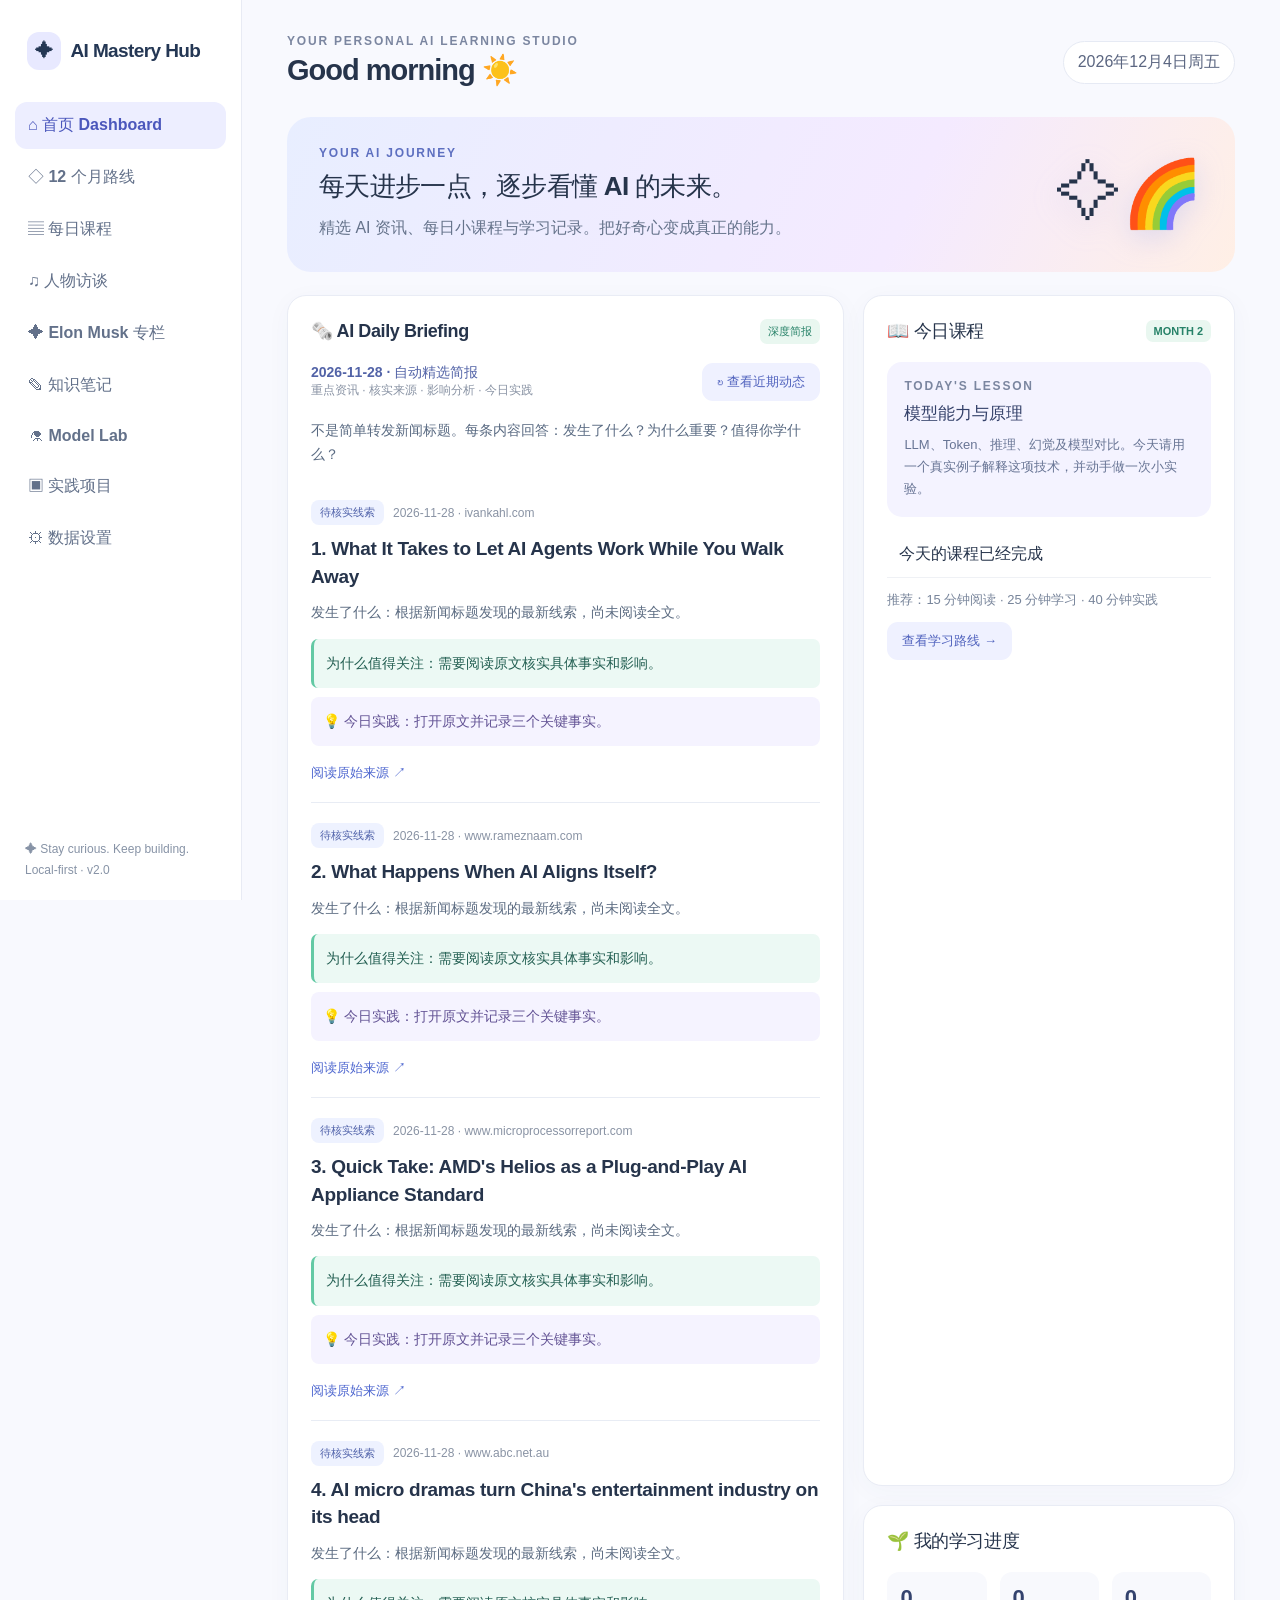
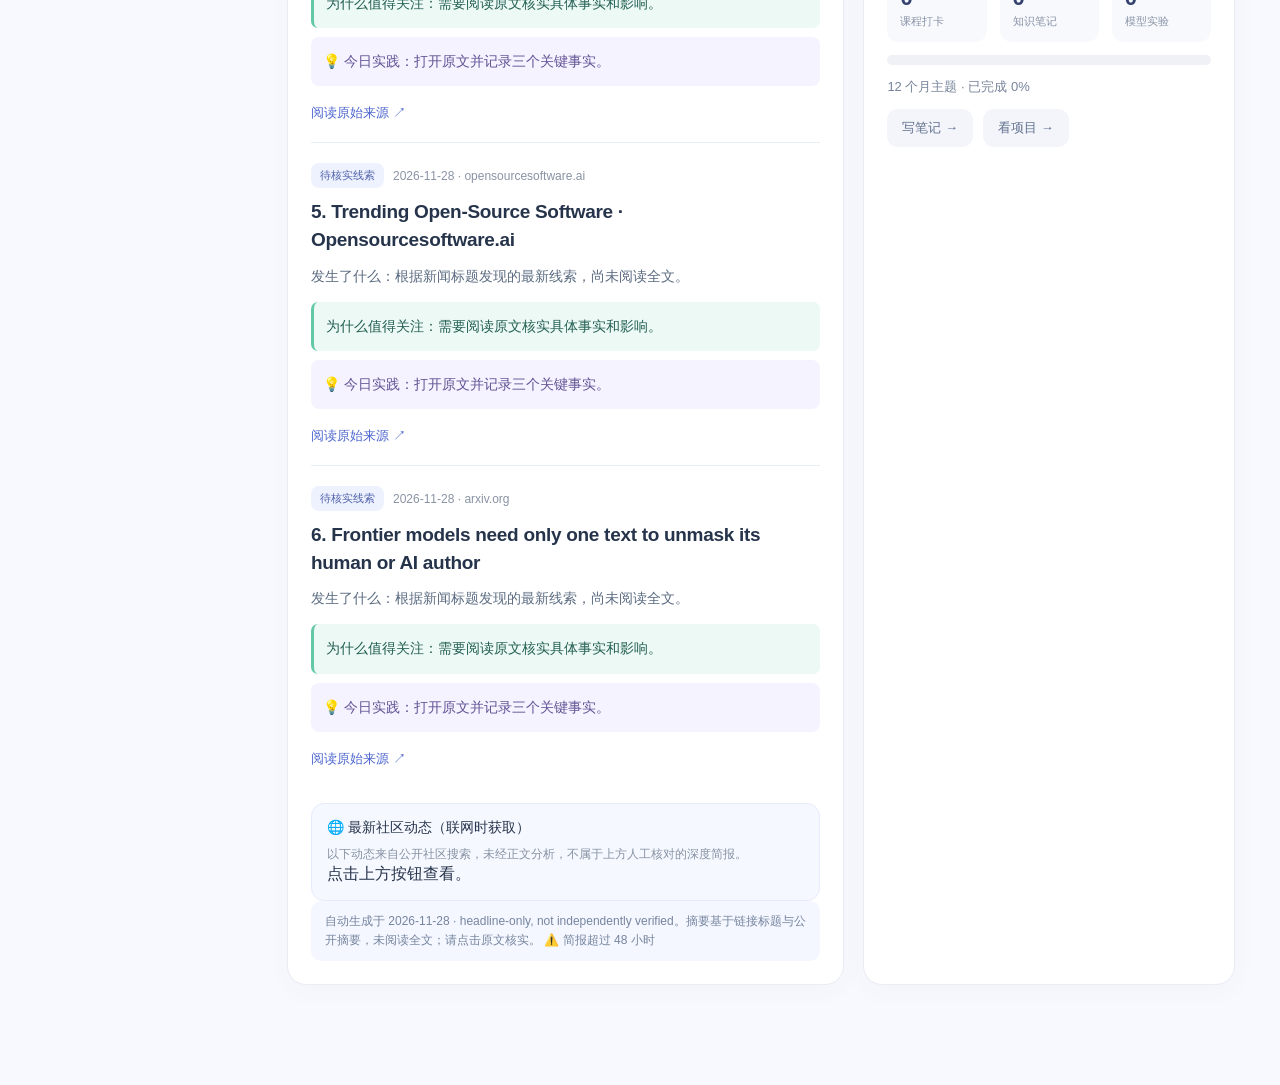
<file: index.html>
<!doctype html><html lang="zh-CN"><head><meta charset="utf-8"><meta name="viewport" content="width=device-width, initial-scale=1"><title>AI Mastery Hub · Your Learning Studio</title><style>
:root{font-family:Inter,-apple-system,BlinkMacSystemFont,"Segoe UI","PingFang SC",sans-serif;color:#26344b;background:#f8f9fe;font-synthesis:none}*{box-sizing:border-box}body{margin:0}button,input,textarea,select{font:inherit}button{cursor:pointer}a{color:#4d66cf;text-decoration:none}a:hover{text-decoration:underline}.app{display:flex;min-height:100vh}.side{width:242px;background:white;border-right:1px solid #e8ebf4;padding:27px 15px;position:sticky;top:0;height:100vh;flex-shrink:0}.brand{font-size:19px;font-weight:850;letter-spacing:-.6px;display:flex;gap:9px;align-items:center;padding:5px 12px 32px;color:#243754}.logo{background:#e8e9ff;padding:8px;border-radius:12px}.nav{display:grid;gap:5px}.nav button{background:none;border:0;border-radius:12px;padding:13px;text-align:left;color:#63718a;font-weight:650}.nav button:hover,.nav button.active{background:#edeeff;color:#4b57bc}.nav button span{display:inline-block;width:29px}.sidefoot{position:absolute;bottom:20px;left:25px;right:25px;font-size:12px;line-height:1.7;color:#8793a6}.main{max-width:1220px;margin:auto;padding:34px 45px 100px;width:100%}.top{display:flex;align-items:center;justify-content:space-between;gap:16px;margin-bottom:26px}.eyebrow{font-size:12px;font-weight:750;letter-spacing:1.8px;color:#7b86a0;text-transform:uppercase}.top h1{font-size:29px;letter-spacing:-1px;margin:5px 0 4px}.muted{color:#77849a}.small{font-size:13px}.pill{background:white;border:1px solid #e6eaf4;border-radius:999px;padding:10px 14px;white-space:nowrap;color:#5b6681}.hero{background:linear-gradient(115deg,#e8eeff,#f4eaff 65%,#ffefe5);padding:29px 32px;border-radius:24px;display:flex;justify-content:space-between;gap:18px;align-items:center;margin-bottom:23px}.hero h2{font-size:26px;letter-spacing:-.7px;margin:9px 0 10px}.hero p{margin:0;max-width:580px;line-height:1.8;color:#65738b}.heroart{font-size:65px;filter:drop-shadow(0px 8px 14px #a8b1ef55)}.grid{display:grid;grid-template-columns:1.2fr .8fr;gap:19px}.card{background:white;border:1px solid #e9ecf5;border-radius:19px;padding:23px;box-shadow:0px 5px 26px #30497009}.card h3{font-size:18px;letter-spacing:-.4px;margin:0}.cardhead{display:flex;align-items:center;justify-content:space-between;gap:8px;margin-bottom:19px}.button{border:0;background:#586cdf;color:white;padding:10px 15px;border-radius:11px;font-weight:700;font-size:13px}.button:hover{background:#4557c5}.button.secondary{background:#eff1ff;color:#5163be}.button.ghost{background:#f3f5fa;color:#61718e}.tag{background:#e9f7f0;color:#278268;font-size:11px;font-weight:750;border-radius:7px;padding:5px 8px}.newsitem{padding:16px 0;border-bottom:1px solid #edf0f6}.newsitem:last-child{border:0}.newsitem a{font-weight:750;color:#33425c;line-height:1.6}.newsitem a:hover{color:#5363c3}.newsmeta{font-size:12px;color:#8995a7;margin-bottom:7px}.lesson{background:#f4f3ff;border-radius:15px;padding:17px;margin:12px 0 15px}.lesson h4{margin:9px 0;color:#34416a;font-size:17px}.lesson p{font-size:13px;color:#687595;line-height:1.7;margin:0}.progress{height:10px;background:#eff1f7;border-radius:100px;overflow:hidden;margin:13px 0}.fill{height:100%;width:0;background:linear-gradient(90deg,#8298ef,#73c9b1);border-radius:100px;transition:width .2s}.statrow{display:grid;grid-template-columns:repeat(3,1fr);gap:13px}.stat{background:#f8f9fd;border-radius:12px;padding:13px}.stat strong{font-size:22px;display:block;color:#34436e}.stat span{font-size:11px;color:#8994a7}.section{display:none}.section.active{display:block}.sectiontitle{font-size:22px;letter-spacing:-.6px;margin:0 0 8px}.sub{line-height:1.7;margin:0 0 25px;color:#75839a}.months{display:grid;grid-template-columns:repeat(3,minmax(0,1fr));gap:15px}.month{padding:20px;border-radius:17px;background:white;border:1px solid #e9ecf5}.month .num{color:#6b77ca;font-weight:800;font-size:13px}.month h3{margin:13px 0 8px;font-size:17px}.month p{font-size:13px;line-height:1.7;color:#77849a}.formrow{display:flex;gap:10px;align-items:center;margin:13px 0}input,textarea,select{border:1px solid #dfe5f2;border-radius:11px;padding:11px;background:white;color:#32425a;min-width:0}input{flex:1}textarea{width:100%;min-height:120px;resize:vertical}.entry{padding:15px 0;border-bottom:1px solid #edf0f6}.entry:last-child{border:0}.entry .date{font-size:12px;color:#8994a7}.entry p{white-space:pre-wrap;line-height:1.7;color:#66738b}.checkline{display:flex;gap:12px;align-items:flex-start;padding:12px 0;border-bottom:1px solid #eff1f5}.checkline input{flex:0;width:17px;height:17px;margin:3px 0 0;accent-color:#6474d8}.empty{color:#8b94a7;padding:14px 0;font-size:13px}.infobar{font-size:12px;color:#76859e;background:#f4f7ff;padding:11px 14px;border-radius:10px;line-height:1.6}.mobilehead{display:none}.full{grid-column:1/-1} @media(max-width:900px){.side{width:205px}.main{padding:26px 22px 80px}.months{grid-template-columns:repeat(2,minmax(0,1fr))}}@media(max-width:680px){.app{display:block}.side{display:none}.mobilehead{display:flex;gap:8px;overflow:auto;background:white;padding:12px;position:sticky;top:0;z-index:4;border-bottom:1px solid #eaeefa}.mobilehead button{border:0;background:#f4f5ff;color:#60708f;border-radius:10px;padding:10px 12px;white-space:nowrap}.mobilehead button.active{background:#596adb;color:white}.main{padding:25px 16px 70px}.top h1{font-size:24px}.pill{font-size:11px;padding:8px}.hero{padding:21px}.hero h2{font-size:22px}.heroart{display:none}.grid{grid-template-columns:1fr}.months{grid-template-columns:1fr}.statrow{gap:7px}.stat{padding:10px}.stat strong{font-size:19px}.card{padding:18px}}

.briefLead{display:flex;gap:12px;align-items:center;justify-content:space-between;flex-wrap:wrap;margin:0 0 18px}.briefDate{font-weight:800;font-size:14px;color:#5263a7}.briefNote{font-size:12px;color:#8993a4}.briefStory{padding:20px 0;border-bottom:1px solid #e8ecf4}.briefStory:last-child{border-bottom:0}.briefTop{display:flex;align-items:center;gap:9px;flex-wrap:wrap;margin-bottom:10px}.briefCategory{background:#eef2ff;color:#5062aa;padding:5px 9px;border-radius:8px;font-size:11px;font-weight:750}.briefStory h4{font-size:19px;line-height:1.45;margin:8px 0 10px;letter-spacing:-.3px}.briefStory p{font-size:14px;line-height:1.8;color:#5b6b81;margin:9px 0}.briefStory .takeaway{background:#ecf9f4;color:#235f52;border-left:3px solid #63c9a4;border-radius:7px;padding:12px;margin-top:13px}.briefStory .try{background:#f5f3ff;color:#625294;padding:12px;border-radius:8px}.briefStory a{font-size:13px;font-weight:750;display:inline-block;margin-top:9px}.briefIntro{font-size:14px;color:#596a82;line-height:1.7}.feedAlt{background:#f6f8ff;border:1px solid #e5ebfa;border-radius:13px;padding:15px;margin-top:15px}.feedAlt h4{margin:0 0 8px;font-size:14px}.feedAltItem{padding:8px 0;border-bottom:1px solid #e6eafa}.feedAltItem:last-child{border:0}.feedAltItem a{font-size:13px;font-weight:700}.resourceCard{margin:11px 0 17px;padding:15px;background:#f8faff;border:1px solid #e5eaf9;border-radius:13px}.resourceCard a{font-weight:800}.resourceMeta{font-size:12px;color:#71839b;margin:6px 0}.resourceCard p{font-size:13px;line-height:1.7;color:#5e6c81}.disclosure{font-size:12px;line-height:1.6;color:#8692a3}

.syncPanel{background:linear-gradient(115deg,#f0f4ff,#fff8f1);border:1px solid #dfe7ff;border-radius:15px;padding:17px;margin:14px 0}.syncPanel h3{margin:0 0 9px}.syncPanel .formrow{flex-wrap:wrap}.syncPanel input{min-width:180px}.syncline{font-size:12px;color:#596f95;line-height:1.7}.fresh{display:inline-block;background:#e8f6ed;color:#227c57;border-radius:9px;padding:5px 9px;font-size:11px;font-weight:750}.courseStatus{font-size:12px;color:#546985;margin:8px 0;padding:8px;background:#f0f5ff;border-radius:8px}.briefUnavailable{border-radius:14px;background:#fff7e7;color:#8a5c21;padding:13px;font-size:13px}.report-hero{background:#f0f6ff;border-radius:14px;padding:14px;margin-bottom:8px;line-height:1.8}
.interviewGrid{display:grid;grid-template-columns:repeat(2,minmax(0,1fr));gap:17px}.interviewCard{background:white;border:1px solid #e8edf7;border-radius:19px;padding:22px;box-shadow:0 5px 22px #34496b0a}.interviewCard h3{margin:10px 0 7px;font-size:18px;line-height:1.45}.interviewCard p{font-size:13px;line-height:1.75;color:#60718e}.interviewMeta{font-size:12px;color:#7b88a5}.interviewPill{display:inline-block;background:#f0ebff;color:#6d55bd;border-radius:999px;font-size:11px;font-weight:750;padding:5px 9px}.interviewBtns{display:flex;flex-wrap:wrap;gap:8px;margin-top:16px}.interviewQuestion{background:#f4f7ff;border-radius:12px;padding:12px;font-size:13px;color:#506585;line-height:1.6}.interviewCard details{font-size:13px;color:#5d6d86;line-height:1.7}.interviewCard summary{cursor:pointer;font-weight:700;padding:8px 0}@media(max-width:760px){.interviewGrid{grid-template-columns:1fr}}</style></head><body><div class="app"><aside class="side"><div class="brand"><span class="logo">✦</span> AI Mastery Hub</div><nav class="nav" id="nav"></nav><div class="sidefoot">✦ Stay curious. Keep building.<br>Local-first · v2.0</div></aside><div class="mobilehead" id="mobile"></div><main class="main"><header class="top"><div><div class="eyebrow">YOUR PERSONAL AI LEARNING STUDIO</div><h1 id="pageTitle">Good morning ☀️</h1></div><div class="pill" id="todayDate"></div></header><section id="dashboard" class="section active"><div class="hero"><div><div class="eyebrow" style="color:#5d6fc0">YOUR AI JOURNEY</div><h2>每天进步一点，逐步看懂 AI 的未来。</h2><p>精选 AI 资讯、每日小课程与学习记录。把好奇心变成真正的能力。</p></div><div class="heroart">✧🌈</div></div><div class="grid"><article class="card"><div class="cardhead"><h3>🗞️ AI Daily Briefing</h3><span class="tag">深度简报</span></div><div class="briefLead"><div><div class="briefDate" id="briefDate">2026 年 10 月 19 日 · 精选简报</div><div class="briefNote">重点资讯 · 核实来源 · 影响分析 · 今日实践</div></div><button class="button secondary" id="refreshNews">↻ 查看近期动态</button></div><p class="briefIntro">不是简单转发新闻标题。每条内容回答：发生了什么？为什么重要？值得你学什么？</p><div id="newsList"></div><div class="feedAlt"><h4>🌐 最新社区动态（联网时获取）</h4><div class="disclosure">以下动态来自公开社区搜索，未经正文分析，不属于上方人工核对的深度简报。</div><div id="liveHeadlines">点击上方按钮查看。 </div></div><div class="infobar" id="newsState">正在检查最新一期简报…</div></article><div style="display:grid;gap:19px"><article class="card"><div class="cardhead"><h3>📖 今日课程</h3><span class="tag" id="weekTag">WEEK 1</span></div><div class="lesson"><div class="eyebrow">TODAY'S LESSON</div><h4 id="lessonTitle"></h4><p id="lessonDesc"></p></div><div class="checkline"><input type="checkbox" id="lessonCheck"><label for="lessonCheck">今天的课程已经完成</label></div><p class="small muted">推荐：15 分钟阅读 · 25 分钟学习 · 40 分钟实践</p><button class="button secondary" data-page="roadmap">查看学习路线 →</button></article><article class="card"><div class="cardhead"><h3>🌱 我的学习进度</h3></div><div class="statrow"><div class="stat"><strong id="sDone">0</strong><span>课程打卡</span></div><div class="stat"><strong id="sNotes">0</strong><span>知识笔记</span></div><div class="stat"><strong id="sTests">0</strong><span>模型实验</span></div></div><div class="progress"><div class="fill" id="progressFill"></div></div><div class="small muted" id="progressText">12 个月学习计划 · 已完成 0%</div><div class="formrow"><button class="button ghost" data-page="notes">写笔记 →</button><button class="button ghost" data-page="projects">看项目 →</button></div></article></div></div></section><section id="roadmap" class="section"><h2 class="sectiontitle">🗺️ 12 个月学习路线</h2><p class="sub">Full Picture · Frontier Usage · Judgement · Real Projects</p><div class="months" id="months"></div></section><section id="courses" class="section"><h2 class="sectiontitle">📚 学习课程</h2><p class="sub">每月主题匹配真实可打开的课程、研究报告与官方教程。完成记录保存在浏览器中。课程链接的每周检查结果将在自动发布后更新，基础课程仍会保留。</p><div class="courseStatus" id="courseAudit">精选课程上次人工整理：2026-10-19 · 等待自动检查结果</div><div class="card" id="courseList"></div></section><section id="interviews" class="section"><h2 class="sectiontitle">🎙️ AI Conversations · 人物访谈</h2><p class="sub">从科技领袖、研究者和创业者的真实对话里，理解 AI 技术、商业和他们的故事。每期都有推荐片段、中文导读和思考题。以下为精选档案，不冒充每天自动更新。</p><div class="card" style="margin-bottom:20px"><div class="cardhead"><h3>本周精选访谈</h3><span class="tag">深度学习</span></div><p class="small muted">不需要一次听完整集。优先听推荐片段，打开原站阅读 transcript，再写下你自己的判断。</p><div class="formrow" style="flex-wrap:wrap"><input id="interviewSearch" placeholder="搜索人物、公司、话题…" aria-label="搜索访谈"/><select id="interviewFilter" aria-label="选择主题"><option value="all">全部主题</option><option value="前沿技术">前沿技术</option><option value="商业战略">商业战略</option><option value="人物故事">人物故事</option></select></div><div class="infobar" id="interviewCount"></div></div><div class="interviewGrid" id="interviewList"></div><div class="card" style="margin-top:20px"><h3>📌 你自己的访谈笔记</h3><p class="small muted">观看后可点击卡片中的「写访谈笔记」，自动带入人物和问题，再在知识笔记中补充你的观点。</p><p class="small muted">新增访谈需要经过来源审核。当前不会自动抓取视频字幕，也不会声称访谈观点是客观事实。</p></div></section><section id="notes" class="section"><h2 class="sectiontitle">✍️ 知识笔记</h2><p class="sub">把学过的知识整理成自己的理解。</p><div class="card"><input id="noteTitle" placeholder="笔记标题，比如：为什么 Agent 很重要？" style="width:100%;margin-bottom:12px"><textarea id="noteBody" placeholder="记录你的理解、证据与问题…"></textarea><div class="formrow"><button class="button" id="addNote">保存笔记</button></div><div id="noteList"></div></div></section><section id="lab" class="section"><h2 class="sectiontitle">🧪 Model Lab</h2><p class="sub">用相同任务比较 GPT、Claude、Gemini 等模型，记录真实体验。</p><div class="card"><input id="labTitle" placeholder="实验：例如制作 AI 教师培训 PPT" style="width:100%;margin-bottom:12px"><textarea id="labBody" placeholder="模型 / 任务 / 结果 / 修改次数 / 结论"></textarea><div class="formrow"><button class="button" id="addLab">记录实验</button></div><div id="labList"></div></div></section><section id="projects" class="section"><h2 class="sectiontitle">🚀 实践项目</h2><p class="sub">从实验到交付，用真实项目证明 AI 能力。</p><div class="months"><div class="month"><div class="num">PROJECT 01</div><h3>AI 互动学习网站</h3><p>做一个可用、可测试的 Digital Citizenship 互动页面。</p></div><div class="month"><div class="num">PROJECT 02</div><h3>AI Workflow Assistant</h3><p>探索工具调用、自动化、审批与错误处理。</p></div><div class="month"><div class="num">PROJECT 03</div><h3>AI Intelligence System</h3><p>打造高质量、可核对来源的个人 AI 情报系统。</p></div></div><div class="card" style="margin-top:20px"><h3>我的项目日志</h3><div class="formrow"><input id="projectText" placeholder="记录今天的项目进展"><button class="button" id="addProject">添加</button></div><div id="projectList"></div></div></section><section id="settings" class="section"><h2 class="sectiontitle">⚙️ 数据与设置</h2><p class="sub">确保学习数据安全，并明确同步状态。</p><div class="syncPanel"><h3>☁️ 云端账户与同步</h3><p class="syncline" id="cloudStatus">正在检查云端配置…</p><div id="cloudSignedOut"><div class="formrow"><input id="loginEmail" type="email" placeholder="你的邮箱"><button class="button" id="sendLink">发送登录链接</button></div><p class="syncline">首次登录会保留本地数据；云端已有记录时，请先确认采用哪一份。登录链接需在同一浏览器打开。</p></div><div id="cloudSignedIn" style="display:none"><div class="formrow"><button class="button secondary" id="syncNow">立即同步</button><button class="button ghost" id="signOut">退出账户</button></div></div><p class="syncline" id="cloudDetail"></p></div><div class="card"><h3>本地备份</h3><p class="sub" style="margin-top:12px">离线时自动保存在当前浏览器。部署并配置 Supabase 后可登录同步；请定期导出 JSON 备份。</p><div class="formrow" style="flex-wrap:wrap"><button class="button" id="export">导出 JSON 备份</button><label class="button secondary" style="cursor:pointer">导入备份<input id="import" type="file" accept=".json,application/json" hidden></label></div><div class="infobar">建议定期备份。不要在笔记中输入学生或员工的敏感信息。</div></div></section></main></div><script>
(()=>{'use strict';const items=[['dashboard','⌂','首页 Dashboard'],['roadmap','◇','12 个月路线'],['courses','▤','每日课程'],['interviews','♫','人物访谈'],['musk','✦','Elon Musk 专栏'],['notes','✎','知识笔记'],['lab','⚗','Model Lab'],['projects','▣','实践项目'],['settings','⚙','数据设置']];const $=id=>document.getElementById(id);const safe=s=>String(s).replace(/[&<>"']/g,c=>({'&':'&amp;','<':'&lt;','>':'&gt;','"':'&quot;',"'":'&#39;'}[c]));const key='ai_mastery_rebuilt_v2';let state;try{state=JSON.parse(localStorage.getItem(key)||'{}')}catch{state={}};state={checks:{},notes:[],lab:[],projects:[],...state};function save(){try{state._updatedAt=new Date().toISOString();localStorage.setItem(key,JSON.stringify(state));window.dispatchEvent(new Event("hub-local-changed"))}catch(e){alert("保存失败，请检查浏览器存储设置。")}}function nav(page){if(page==='musk'){location.href='elon-musk.html';return;}document.querySelectorAll('.section').forEach(e=>e.classList.toggle('active',e.id===page));document.querySelectorAll('[data-page]').forEach(e=>e.classList.toggle('active',e.dataset.page===page));$('pageTitle').textContent=page==='dashboard'?'Good morning ☀️':items.find(i=>i[0]===page)?.[2]||'AI Mastery Hub';window.scrollTo(0,0)}items.forEach(([id,icon,name])=>{for(const host of ['nav','mobile']){const b=document.createElement('button');b.dataset.page=id;b.textContent=(host==='nav'?icon+'  ':'')+name;b.addEventListener('click',()=>nav(id));$(host).appendChild(b)}});document.querySelectorAll('button[data-page]').forEach(b=>b.addEventListener('click',()=>nav(b.dataset.page)));const chapters=[['全球 AI 全景','模型、芯片、算力、应用及全球竞争'],['模型能力与原理','LLM、Token、推理、幻觉及模型对比'],['前沿 AI 工具与 Agent','Deep Research、AI Coding 和工具调用'],['AI Coding 与产品创造','利用 AI 创建并测试完整网站'],['API、RAG 与系统连接','检索增强、权限与数据集成'],['AI Agent 实践','多步骤工作流、审批和异常处理'],['中美 AI 竞争','头部公司战略及产业生态'],['AI 商业模式','To B、To C、云服务与单位经济'],['AI 与产业变革','教育、金融、制造及劳动市场'],['AI 评估与治理','质量、安全、隐私及可靠性'],['前沿趋势研究','机器人、科学 AI、多模态与世界模型'],['综合项目与输出','Portfolio、真实反馈与年度复盘']];$('months').innerHTML=chapters.map((x,i)=>`<div class="month"><div class="num">MONTH ${String(i+1).padStart(2,'0')} · ${['UNDERSTAND','BUILD','EVALUATE','LEAD'][Math.floor(i/3)]}</div><h3>${safe(x[0])}</h3><p>${safe(x[1])}</p><button class="button secondary" data-course="${i}">查看课程 →</button></div>`).join('');$('months').addEventListener('click',e=>{let b=e.target.closest('[data-course]');if(b){nav('courses');document.querySelector(`[data-index="${b.dataset.course}"]`)?.scrollIntoView({behavior:'smooth',block:'center'})}});const start=new Date(2026,9,19);let day=Math.max(0,Math.floor((new Date().setHours(0,0,0,0)-start.getTime())/86400000));let ci=Math.min(11,Math.floor(day/30));$('lessonTitle').textContent=chapters[ci][0];$('lessonDesc').textContent=chapters[ci][1]+'。今天请用一个真实例子解释这项技术，并动手做一次小实验。';$('weekTag').textContent='MONTH '+(ci+1);$('lessonCheck').checked=!!state.checks['day'+day];$('lessonCheck').onchange=e=>{state.checks['day'+day]=e.target.checked;save();stats();renderCourses()};const resources=[
[{title:'AI for Everyone · Andrew Ng',kind:'完整课程 · 入门 · 约7小时',url:'https://www.deeplearning.ai/courses/ai-for-everyone',why:'先建立 AI 技术、项目和组织应用的全局框架。'},{title:'Stanford AI Index 2026',kind:'年度研究报告 · 可阅读中文版',url:'https://hai.stanford.edu/ai-index/2026-ai-index-report',why:'从研究、模型表现、算力、经济、教育与政策九个角度理解全球 AI 现状。'}],
[{title:'Microsoft Learn · AI Concepts',kind:'学习路径 · 入门 · 3小时51分',url:'https://learn.microsoft.com/en-us/training/paths/ai-concepts/',why:'建立生成式 AI、视觉、语音、信息提取、RAG 等概念基础。'},{title:'Artificial Analysis · Model Comparison',kind:'动态模型数据 · 数据参考',url:'https://artificialanalysis.ai/',why:'比较模型能力、速度与价格，不要只看营销排名。'}],
[{title:'OpenAI Academy · Agents & Workflows',kind:'免费自学课程入口',url:'https://openai.com/academy/',why:'学习如何指挥 Agent、审核交付物和改进工作流。'},{title:'Hugging Face · Introduction to Agents',kind:'开放课程 · 含练习',url:'https://huggingface.co/learn/agents-course/unit1/introduction',why:'从 Agent、工具调用与行动循环理解智能体。'}],
[{title:'DeepLearning.AI · AI Courses',kind:'课程目录 · 按 AI Coding 筛选',url:'https://www.deeplearning.ai/courses',why:'选择 AI Coding 实践课，交付一个可运行的网页。'},{title:'OpenAI Academy · Applied AI Foundations',kind:'课程入口 · 应用实践',url:'https://openai.com/academy/',why:'学习把一次性提示转换为可复用工作流程。'}],
[{title:'Microsoft Learn · AI Concepts',kind:'学习路径 · 相关 RAG 模块',url:'https://learn.microsoft.com/en-us/training/paths/ai-concepts/',why:'理解检索增强、信息提取和系统连接的基本概念。'},{title:'DeepLearning.AI · RAG Courses',kind:'课程目录 · 搜索 RAG',url:'https://www.deeplearning.ai/courses',why:'按技术深度选择实践教程，不必深入算法训练。'}],
[{title:'Hugging Face · Agents Course',kind:'开放课程 · 技术实践',url:'https://huggingface.co/learn/agents-course/unit1/introduction',why:'进一步学习 Agent 工具、执行流程和评估。'}],
[{title:'Stanford AI Index 2026',kind:'研究报告 · 中美模型竞争',url:'https://hai.stanford.edu/ai-index/2026-ai-index-report',why:'使用数据研究中美模型差距、研发与基础设施。'}],
[{title:'Stanford AI Index · Economy',kind:'行业研究章节',url:'https://hai.stanford.edu/ai-index/2026-ai-index-report',why:'研究 AI 企业采用、投资、就业与经济效应。'},{title:'AI for Everyone',kind:'课程 · 企业 AI 战略章节',url:'https://www.deeplearning.ai/courses/ai-for-everyone',why:'建立 AI 项目、企业部署与商业价值的基本判断。'}],
[{title:'Stanford AI Index · Education & Economy',kind:'年度数据与行业分析',url:'https://hai.stanford.edu/ai-index/2026-ai-index-report',why:'从教育与劳动市场两方面观察 AI 的真实影响。'}],
[{title:'OpenAI Academy',kind:'课程 · Responsible AI / AI adoption',url:'https://openai.com/academy/',why:'寻找负责任部署、工作流审查与 AI 应用相关学习。'},{title:'Microsoft Learn · AI Concepts',kind:'课程 · 基础评估与风险',url:'https://learn.microsoft.com/en-us/training/paths/ai-concepts/',why:'复习 AI 负责任使用及系统能力限制。'}],
[{title:'Google DeepMind · Research',kind:'研究文章与前沿专题',url:'https://deepmind.google/research/',why:'持续研究机器人、科学 AI、多模态等方向。'},{title:'Hugging Face Papers',kind:'最新论文索引',url:'https://huggingface.co/papers',why:'学习识别新研究的核心贡献与局限。'}],
[{title:'OpenAI Academy · Courses',kind:'自学课程及项目复盘',url:'https://openai.com/academy/',why:'用已完成项目补足输出和演示能力。'},{title:'Stanford AI Index 2026',kind:'综合复盘报告',url:'https://hai.stanford.edu/ai-index/2026-ai-index-report',why:'制作自己的年度产业判断报告。'}]
];
function renderCourses(){
 $('courseList').innerHTML=chapters.map((c,i)=>`<div class="entry" data-index="${i}"><label class="checkline"><input type="checkbox" data-check="${i}" ${state.checks['month'+i]?'checked':''}><div><strong>Month ${i+1} · ${safe(c[0])}</strong><div class="small muted" style="margin-top:5px">${safe(c[1])}</div></div></label>${resources[i].map(r=>`<div class="resourceCard"><a href="${safe(r.url)}" target="_blank" rel="noopener noreferrer">↗ ${safe(r.title)}</a><div class="resourceMeta">${safe(r.kind)}</div><p>${safe(r.why)}</p></div>`).join('')}<div class="small muted">学习输出：用自己的语言总结 3 个关键观点，并完成一项真实实践。</div></div>`).join('');
 document.querySelectorAll('[data-check]').forEach(el=>el.onchange=e=>{state.checks['month'+e.target.dataset.check]=e.target.checked;save();stats()});
}
function stats(){let done=Array.from({length:12},(_,i)=>!!state.checks['month'+i]).filter(Boolean).length;$('sDone').textContent=Object.values(state.checks).filter(Boolean).length;$('sNotes').textContent=state.notes.length;$('sTests').textContent=state.lab.length;$('progressFill').style.width=(done/12*100)+'%';$('progressText').textContent=`12 个月主题 · 已完成 ${Math.round(done/12*100)}%`}function renderEntries(name,listid){let host=$(listid);host.innerHTML=state[name].length?state[name].slice().reverse().map((x,j)=>`<div class="entry"><div class="date">${safe(x.date)}</div><strong>${safe(x.title)}</strong><p>${safe(x.body)}</p><button class="button ghost" data-delete="${state[name].length-1-j}">删除</button></div>`).join(''):'<div class="empty">暂无记录，写下你的第一条吧。</div>';host.querySelectorAll('[data-delete]').forEach(b=>b.onclick=()=>{if(confirm('确定删除这条记录吗？')){state[name].splice(Number(b.dataset.delete),1);save();renderAll()}})}function add(name,titleId,bodyId){let t=$(titleId).value.trim(),b=$(bodyId).value.trim();if(!t&&!b)return alert('请先输入内容');state[name].push({title:t||'未命名',body:b,date:new Date().toLocaleDateString('zh-CN')});$(titleId).value='';$(bodyId).value='';save();renderAll()}$('addNote').onclick=()=>add('notes','noteTitle','noteBody');$('addLab').onclick=()=>add('lab','labTitle','labBody');$('addProject').onclick=()=>{let t=$('projectText').value.trim();if(!t)return;state.projects.push({title:t,body:'',date:new Date().toLocaleDateString('zh-CN')});$('projectText').value='';save();renderAll()};function renderAll(){renderCourses();stats();renderEntries('notes','noteList');renderEntries('lab','labList');renderEntries('projects','projectList')};$('todayDate').textContent=new Date().toLocaleDateString('zh-CN',{year:'numeric',month:'long',day:'numeric',weekday:'short'});$('export').onclick=()=>{const a=document.createElement('a');a.href=URL.createObjectURL(new Blob([JSON.stringify(state,null,2)],{type:'application/json'}));a.download='ai-mastery-hub-backup.json';a.click();setTimeout(()=>URL.revokeObjectURL(a.href),1000)};$('import').onchange=async e=>{let f=e.target.files[0];if(!f)return;try{let d=JSON.parse(await f.text());if(!d||!Array.isArray(d.notes)||!Array.isArray(d.lab)||!Array.isArray(d.projects)||typeof d.checks!=='object')throw Error('文件格式不正确');if(confirm('导入将覆盖本机现有学习记录，继续吗？')){state=d;save();renderAll();$('lessonCheck').checked=!!state.checks['day'+day];alert('导入成功')}}catch(e){alert('无法导入：'+e.message)}e.target.value=''};const briefing=[
{type:'模型发布',date:'2026-10-16',title:'OpenAI 推出 GPT-6 Sol 与 Luna：同一产品体系为何需要不同模型？',summary:'OpenAI 发布两款新模型，采用不同的能力和成本定位。这里最值得关注的不是单一榜单名次，而是模型产品开始更明显地针对不同使用场景做能力与成本权衡。',why:'AI 产品选择模型时，越来越需要同时比较质量、响应时间、价格与稳定性，而不是只选最强的一个。',action:'选一项你常做的任务（例如撰写课堂活动方案），尝试用两个不同模型完成，记录结果质量、时间与所需修改次数。',source:'OpenAI 官方发布',url:'https://openai.com/index/introducing-gpt-6-sol-and-luna/'},
{type:'前沿模型',date:'2026-10-13',title:'Google 发布 Gemini 4 Argon：AI 竞争进一步走向复杂工作任务',summary:'Google 面向开发者、企业与消费者推出新一代旗舰 Gemini 模型，重点强调编程、复杂多步骤任务以及知识工作中的应用。',why:'模型竞争的核心正在从“回答得好不好”延伸到“能否连续完成一个复杂目标”。厂商公布的测试表现还需要独立评测和真实场景验证。',action:'选择一个包含研究、整理文件、写报告三个步骤的任务，分别测试 Gemini 与 Claude 或 GPT，比较是否能自主完成全过程。',source:'Google 官方发布',url:'https://blog.google/innovation-and-ai/models-and-research/gemini-models/introducing-gemini-4-argon/'},
{type:'就业与组织',date:'2026-10-17',title:'Anthropic 研究 AI 如何改变自己的工作方式',summary:'Anthropic 发布了关于 AI 如何重塑公司内部工作与岗位的研究。它将观察对象放在一家高度使用前沿 AI 的企业内部，而不只是推测 AI 对未来就业的影响。',why:'这是理解 AI 与劳动市场关系的一个案例，但单一 AI 企业的经验不能直接推广到所有公司或学校。更重要的是区分工作任务变化与岗位消失。',action:'把你一周的工作按“沟通、判断、制作、审核、执行”分类，看看哪些环节能由 AI 辅助、哪些仍必须由人把关。',source:'Anthropic Research',url:'https://www.anthropic.com/research/employment-at-anthropic'},
{type:'AI 安全与应用',date:'2026-10-15',title:'Google 展示设备端 AI 反诈骗：小模型也能解决真实问题',summary:'Google DeepMind 与新加坡 GovTech 介绍使用轻量级设备端 Gemma 模型识别聊天中的诈骗情境，探索更靠近设备端的 AI 防护方式。',why:'重要进展未必来自参数最大的模型。设备端 AI 的响应速度、隐私设计和运行成本，对真实产品可能同样关键。',action:'写下三个你生活或工作中适合设备端 AI 的场景，解释为什么数据不应全部上传云端。',source:'Google DeepMind 官方研究',url:'https://deepmind.google/blog/on-device-ai-scam-detection-mddi/'}
];
function showBriefing(){const host=$('newsList');host.innerHTML=briefing.map((n,i)=>`<div class="briefStory"><div class="briefTop"><span class="briefCategory">${safe(n.type)}</span><span class="briefNote">${safe(n.date)} · ${safe(n.source)}</span></div><h4>${i+1}. ${safe(n.title)}</h4><p><strong>发生了什么：</strong>${safe(n.summary)}</p><p class="takeaway"><strong>为什么值得关注：</strong>${safe(n.why)}</p><p class="try"><strong>💡 今日实践：</strong>${safe(n.action)}</p><a href="${safe(n.url)}" target="_blank" rel="noopener noreferrer">阅读原始来源 ↗</a></div>`).join('')}
async function news(){let btn=$('refreshNews');btn.disabled=true;btn.textContent='正在获取…';let ctrl=new AbortController(),timer=setTimeout(()=>ctrl.abort(),7500);try{const from=Math.floor(Date.now()/1000)-7*86400;let u='https://hn.algolia.com/api/v1/search_by_date?query=AI%20model&tags=story&hitsPerPage=25&numericFilters=created_at_i%3E'+from;let r=await fetch(u,{signal:ctrl.signal});if(!r.ok)throw Error('新闻服务暂时不可用');let d=await r.json();let hits=(d.hits||[]).filter(x=>x.title&&x.url&&/^https?:\/\//.test(x.url)).slice(0,7);if(!hits.length)throw Error('近期暂无匹配结果');$('liveHeadlines').innerHTML=hits.map(x=>`<div class="feedAltItem"><span class="briefNote">${safe(new Date(x.created_at).toLocaleDateString('zh-CN'))} · Hacker News</span><div><a href="${safe(x.url)}" target="_blank" rel="noopener noreferrer">${safe(x.title)} ↗</a></div></div>`).join('')}catch(e){$('liveHeadlines').textContent='暂时无法获取社区动态：'+e.message+'。上面的深度简报仍可离线阅读。'}finally{clearTimeout(timer);btn.disabled=false;btn.textContent='↻ 查看近期动态'}}$('refreshNews').onclick=news;showBriefing();

const interviewData=[{"id": "dario2026", "guest": "Dario Amodei", "role": "Anthropic CEO", "title": "We are near the end of the exponential", "source": "Dwarkesh Podcast", "date": "2026-02-13", "category": "商业战略", "level": "进阶", "duration": "长访谈 · 建议先听 20 分钟", "focus": "58:49 — How will AI labs actually make profit?", "desc": "AI 公司如何在指数级算力投入下建立商业模式？讨论模型能力、经济扩散与投资节奏。", "question": "为什么模型能力快速进步，不意味着收入和利润同步增长？", "url": "https://www.dwarkesh.com/p/dario-amodei-2"}, {"id": "satya2025", "guest": "Satya Nadella", "role": "Microsoft CEO", "title": "How Microsoft is preparing for AGI", "source": "Dwarkesh Podcast", "date": "2025-11-12", "category": "商业战略", "level": "中级", "duration": "1 小时 28 分 · 先听商业模式部分", "focus": "03:20 — Business models for AGI", "desc": "从微软视角理解大模型、Copilot、云数据中心、资本支出和 AI 平台战略。", "question": "为什么拥有基础设施和分发渠道的公司可能拥有不同的竞争优势？", "url": "https://podcasts.apple.com/us/podcast/satya-nadella-how-microsoft-is-preparing-for-agi/id1516093381?i=1000736461892"}, {"id": "demis2025", "guest": "Demis Hassabis", "role": "Google DeepMind CEO", "title": "Future of AI, Simulating Reality, Physics and Video Games", "source": "Lex Fridman #475", "date": "2025", "category": "前沿技术", "level": "进阶", "duration": "长访谈 · 推荐分段", "focus": "52:15 — Path to AGI；14:26 — Veo 3", "desc": "理解通用智能、世界模拟、视频生成，以及 AI 如何与科学研究结合。", "question": "视觉和世界建模能力，是否意味着模型已经理解了物理世界？", "url": "https://www.lexfridman.com/demis-hassabis-2-transcript/"}, {"id": "ilya2025", "guest": "Ilya Sutskever", "role": "SSI 创始人", "title": "We're moving from the age of scaling to the age of research", "source": "Dwarkesh Podcast", "date": "2025-11-25", "category": "前沿技术", "level": "高阶", "duration": "长访谈 · 推荐先听前 35 分钟", "focus": "00:00 — Model jaggedness；25:13 — Human generalization", "desc": "为什么现有模型在某些任务很聪明，在另一些任务却失败？探索规模化与基础研究的关系。", "question": "只增加模型算力，能否解决泛化和可靠性问题？", "url": "https://www.dwarkesh.com/p/ilya-sutskever-2"}, {"id": "jensen2023", "guest": "Jensen Huang", "role": "NVIDIA 创始人 / CEO", "title": "Inside NVIDIA's Origin, Platform Strategy, and Bet-the-Company Moments", "source": "Acquired", "date": "2023-10-16", "category": "人物故事", "level": "入门", "duration": "1 小时 23 分", "focus": "34:16 — Journey to the Data Center；45:45 — Company Building", "desc": "从创业故事切入，理解英伟达为何从 GPU 走向 AI 基础设施，以及长期产品战略。", "question": "哪些关键决策让一家显卡公司成为 AI 基础设施的重要企业？", "url": "https://www.acquired.fm/episodes/jensen-huang"}, {"id": "ilya2023", "guest": "Ilya Sutskever", "role": "AI 研究者", "title": "Why next-token prediction could surpass human intelligence", "source": "Dwarkesh Podcast", "date": "2023-03-27", "category": "前沿技术", "level": "中高级", "duration": "访谈 · 有完整文字稿", "focus": "05:57 — After generative models；15:27 — Alignment", "desc": "通过早期研究者的观点，理解模型训练、智能与 AI 安全问题。适合对照今天的进展进行反思。", "question": "这期访谈中的哪些预测已经被验证，哪些仍有不确定性？", "url": "https://www.dwarkesh.com/p/ilya-sutskever"}];
function renderInterviews(){const q=($('interviewSearch')?.value||'').trim().toLowerCase(),cat=$('interviewFilter')?.value||'all';const results=interviewData.filter(x=>(cat==='all'||x.category===cat)&&[x.title,x.guest,x.role,x.desc,x.source].join(' ').toLowerCase().includes(q));$('interviewCount').textContent=`找到 ${results.length} 期精选访谈 · 每期附原始来源和学习问题`;$('interviewList').innerHTML=results.length?results.map(x=>`<article class="interviewCard"><span class="interviewPill">${safe(x.category)} · ${safe(x.level)}</span><h3>${safe(x.guest)} · ${safe(x.title)}</h3><div class="interviewMeta">${safe(x.role)} · ${safe(x.source)} · ${safe(x.date)}</div><p>${safe(x.desc)}</p><div class="interviewQuestion"><strong>🎧 推荐片段：</strong>${safe(x.focus)}<br><strong>💭 思考：</strong>${safe(x.question)}</div><p class="interviewMeta">${safe(x.duration)}</p><details><summary>如何学习这期访谈？</summary>先听推荐片段 → 阅读原站文字稿（如有）→ 记录三个观点 → 写一个不同意或想验证的问题。较早访谈属于基础档案，不代表当下最新判断。</details><div class="interviewBtns"><a class="button" href="${safe(x.url)}" target="_blank" rel="noopener noreferrer">↗ 打开访谈</a><button class="button secondary" data-interview-note="${safe(x.id)}">✎ 写访谈笔记</button><button class="button ghost" data-interview-done="${safe(x.id)}">${state.checks['interview:'+x.id]?'✓ 已听完':'○ 标记听完'}</button></div></article>`).join(''):'<div class="card">没有找到匹配的访谈。试试其他关键词。</div>'}
$('interviewSearch').addEventListener('input',renderInterviews);$('interviewFilter').addEventListener('change',renderInterviews);
$('interviewList').addEventListener('click',e=>{const note=e.target.closest('[data-interview-note]'),done=e.target.closest('[data-interview-done]');if(note){const x=interviewData.find(z=>z.id===note.dataset.interviewNote);$('noteTitle').value='访谈 · '+x.guest+' · '+x.title;$('noteBody').value=`来源：${x.url}\n推荐片段：${x.focus}\n思考题：${x.question}\n\n我学到的三点：\n1. \n2. \n3. \n\n我想验证的问题：`;nav('notes');$('noteBody').focus()}if(done){const k='interview:'+done.dataset.interviewDone;state.checks[k]=!state.checks[k];save();renderInterviews();stats()}});
renderInterviews();
renderAll();nav('dashboard');window.HubApp={get:()=>JSON.parse(JSON.stringify(state)),set:(next)=>{state={checks:{},notes:[],lab:[],projects:[],...next};localStorage.setItem(key,JSON.stringify(state));renderAll();$("lessonCheck").checked=!!state.checks["day"+day]},renderBrief:(stories,date,source)=>{if(!Array.isArray(stories)||!stories.length)return;briefing.splice(0,briefing.length,...stories.map(s=>({type:s.type||"AI 动态",date:s.date||date,title:s.title||"",summary:s.summary||"",why:s.why||"",action:s.action||"",source:s.source||"源站",url:s.url||""})));showBriefing();$("briefDate").textContent=date+" · 自动精选简报";$("newsState").textContent="自动生成于 "+date+" · "+source+"。摘要基于链接标题与公开摘要，未阅读全文；请点击原文核实。"}};window.dispatchEvent(new Event("hub-ready"));})();
</script><script src="config.js"></script><script type="module" src="phase1.js"></script></body></html>
</file>
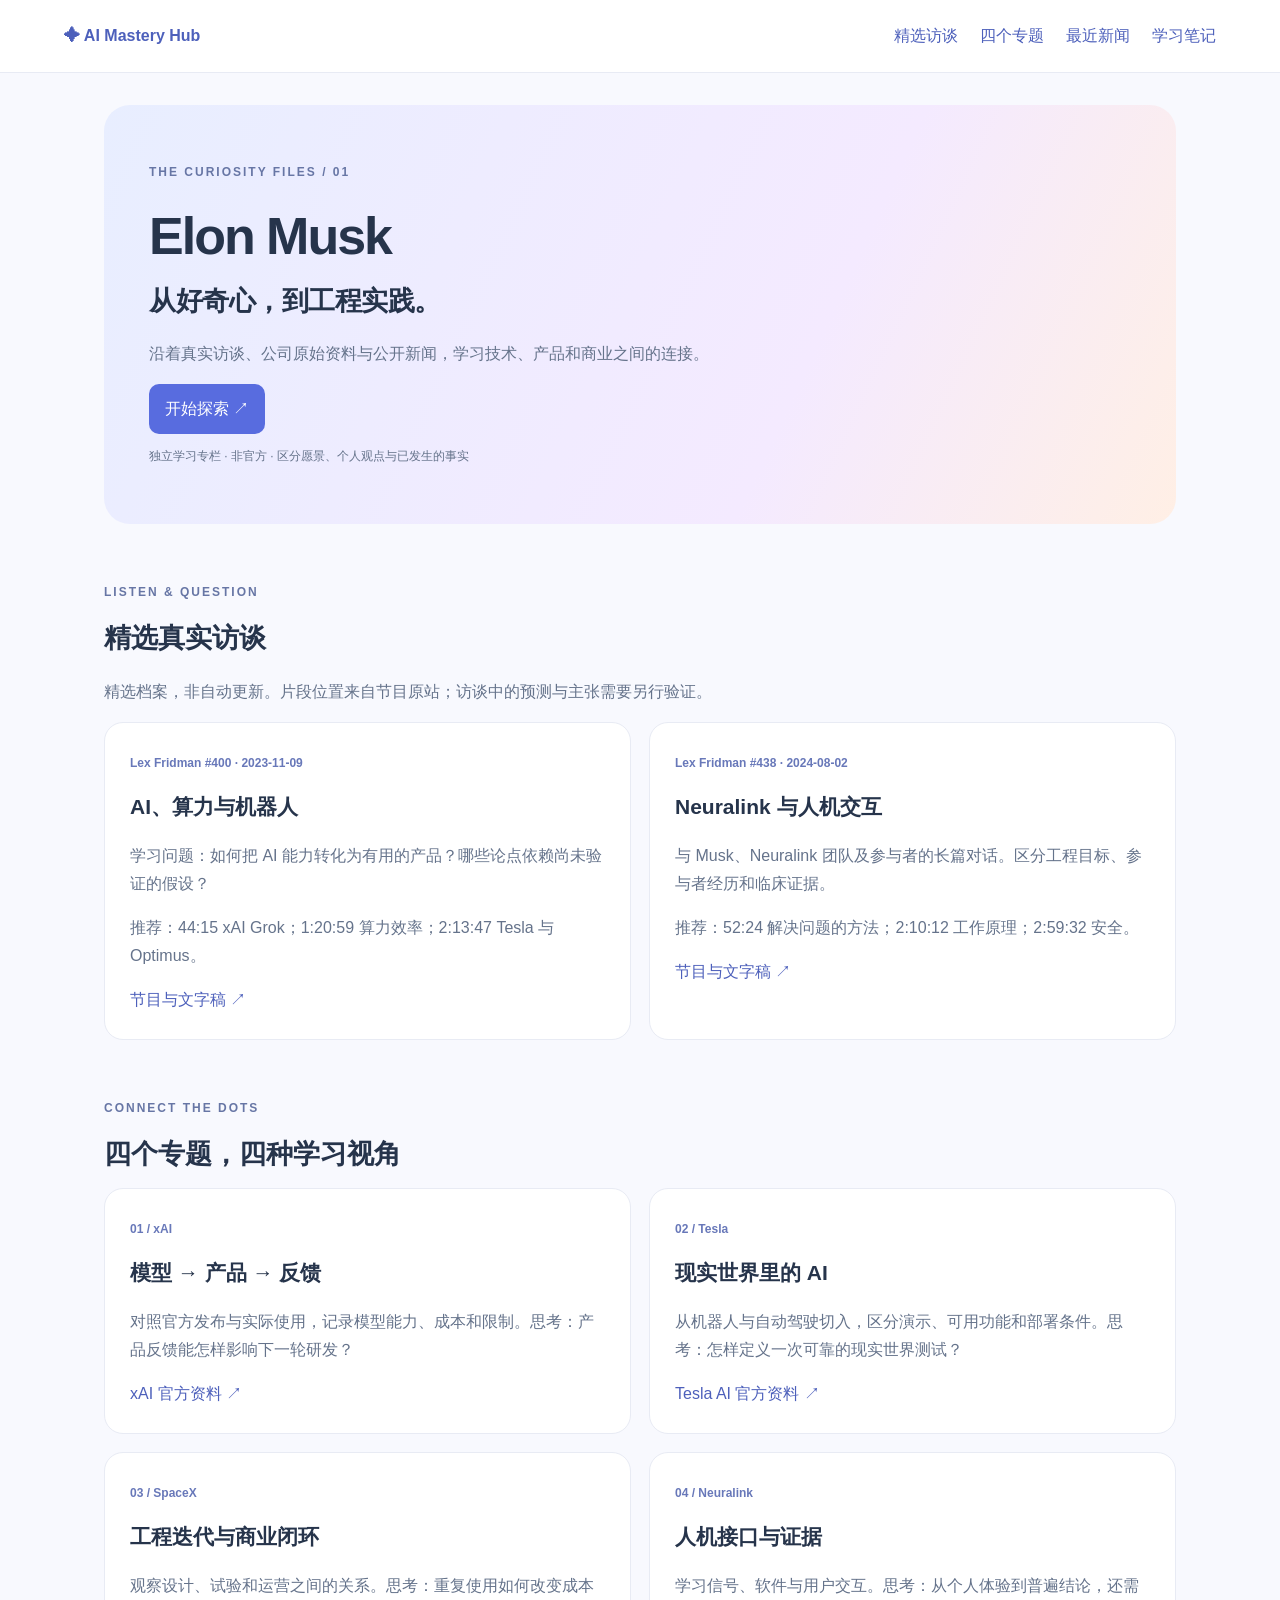
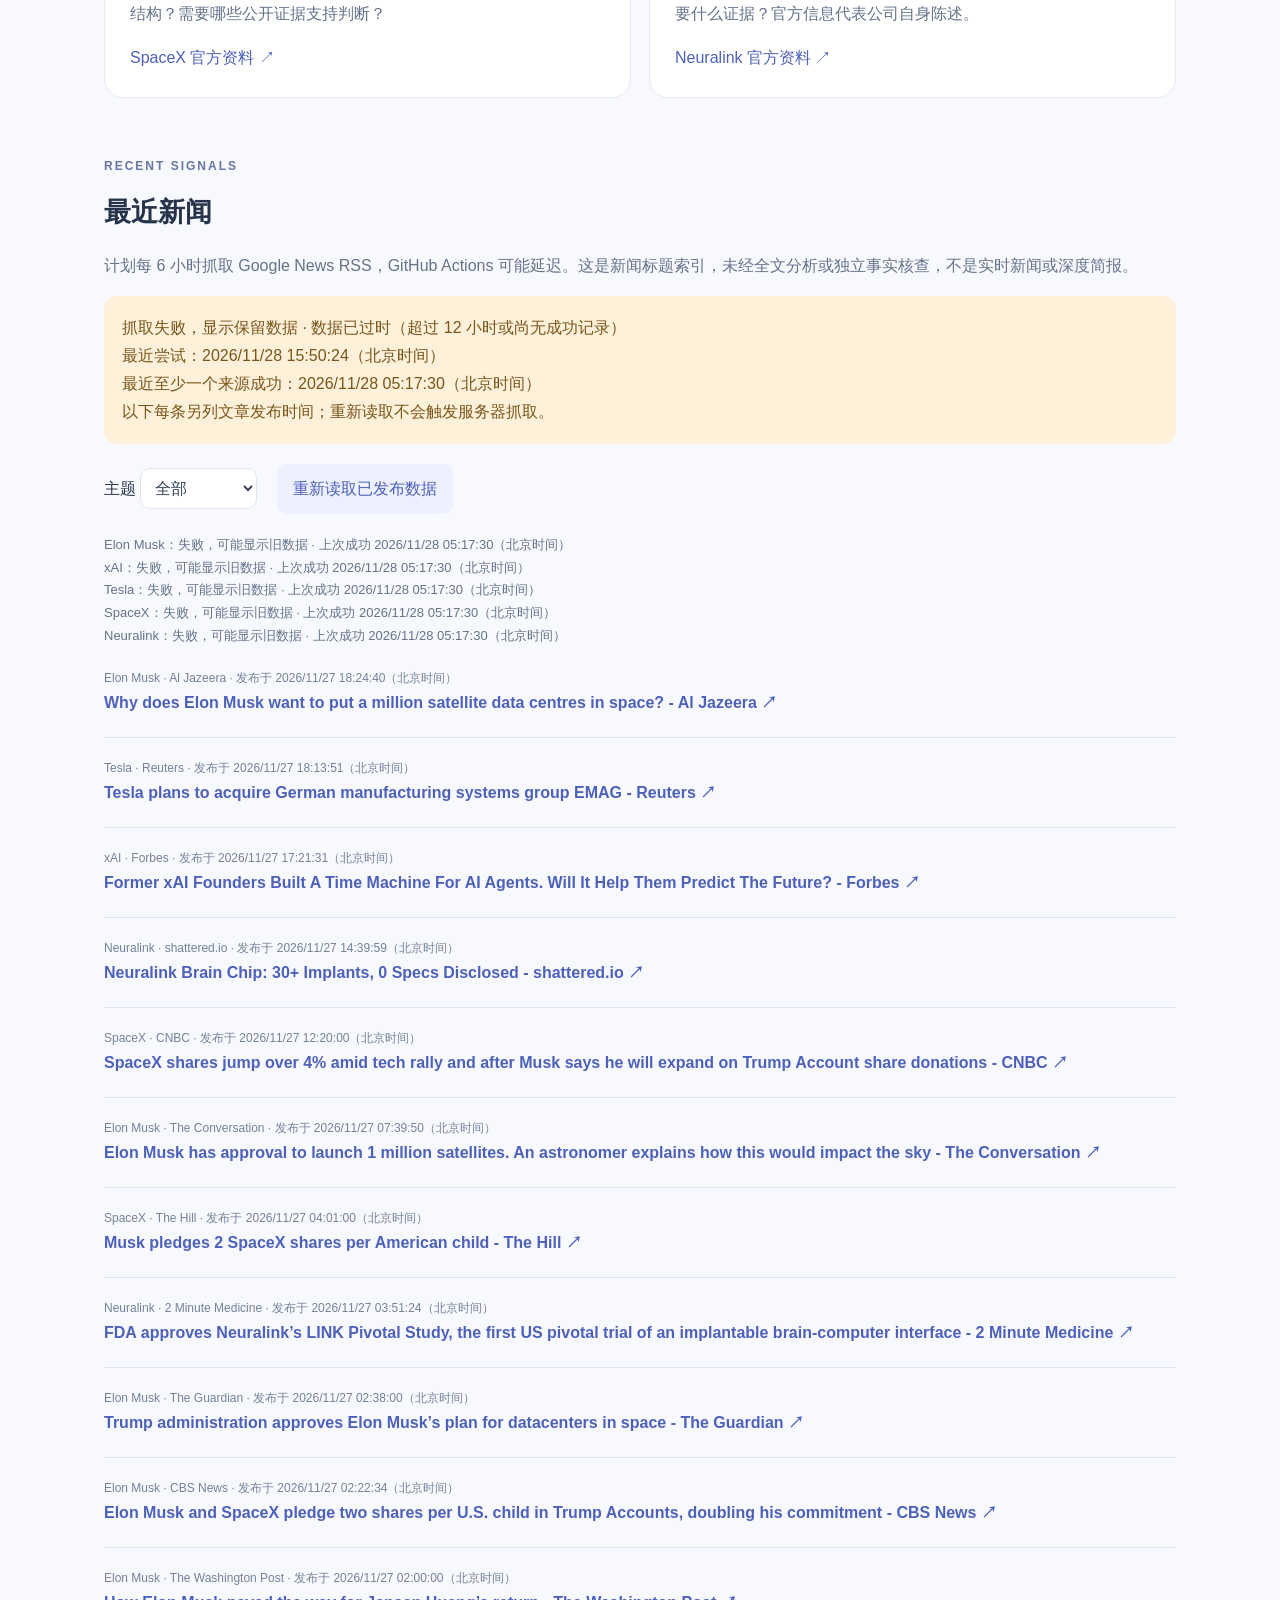
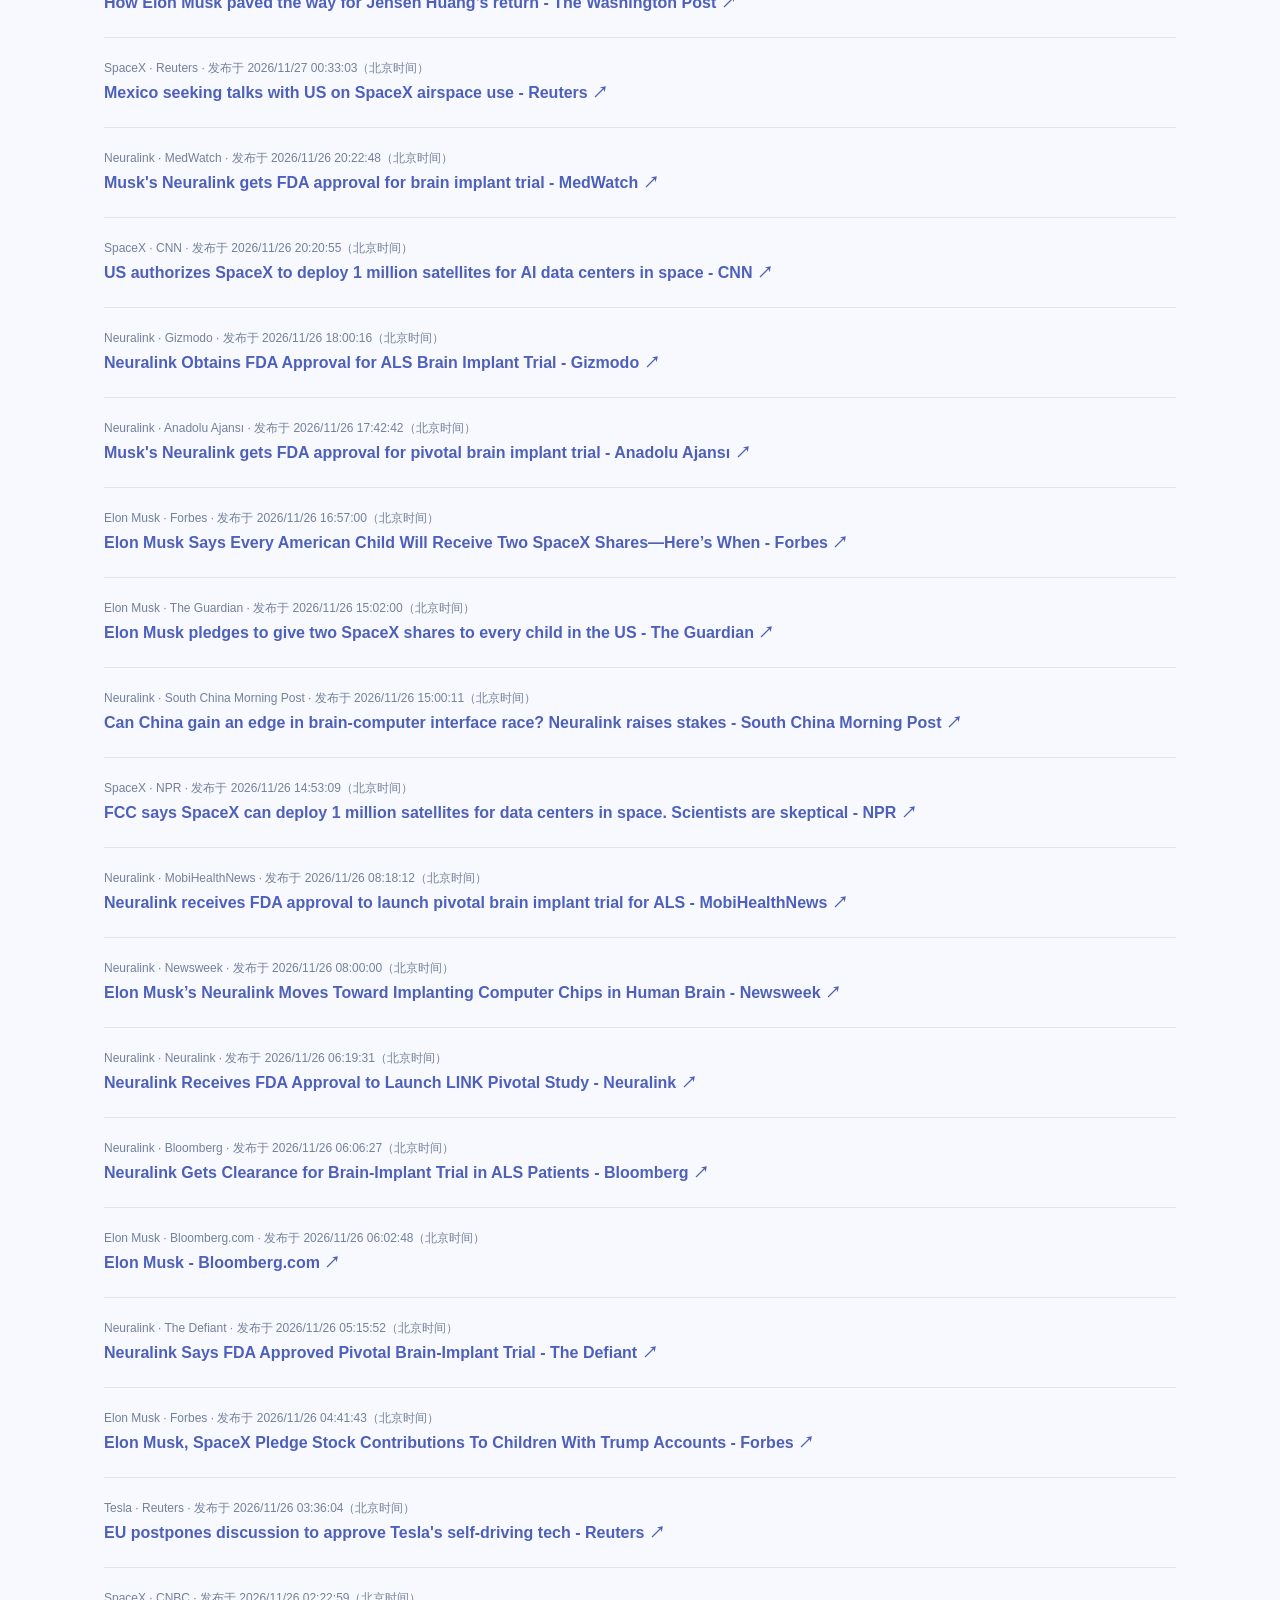
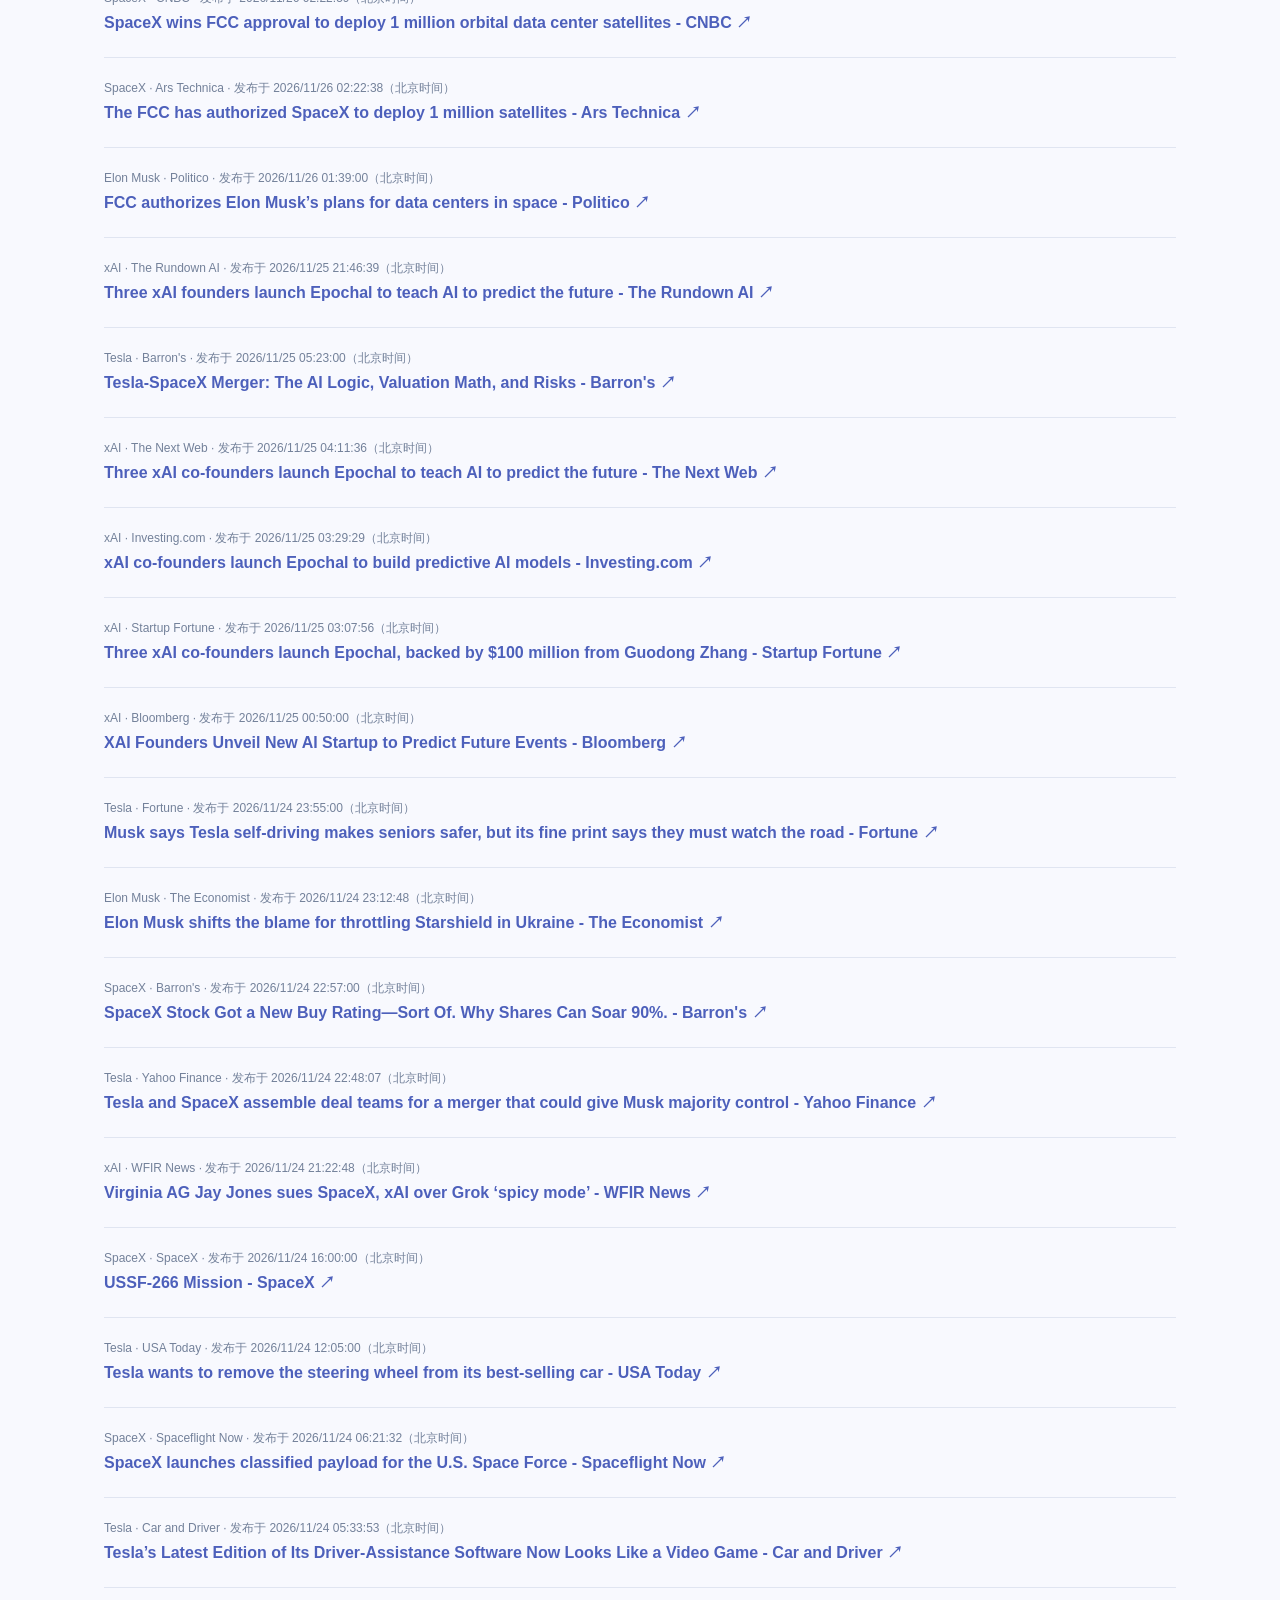
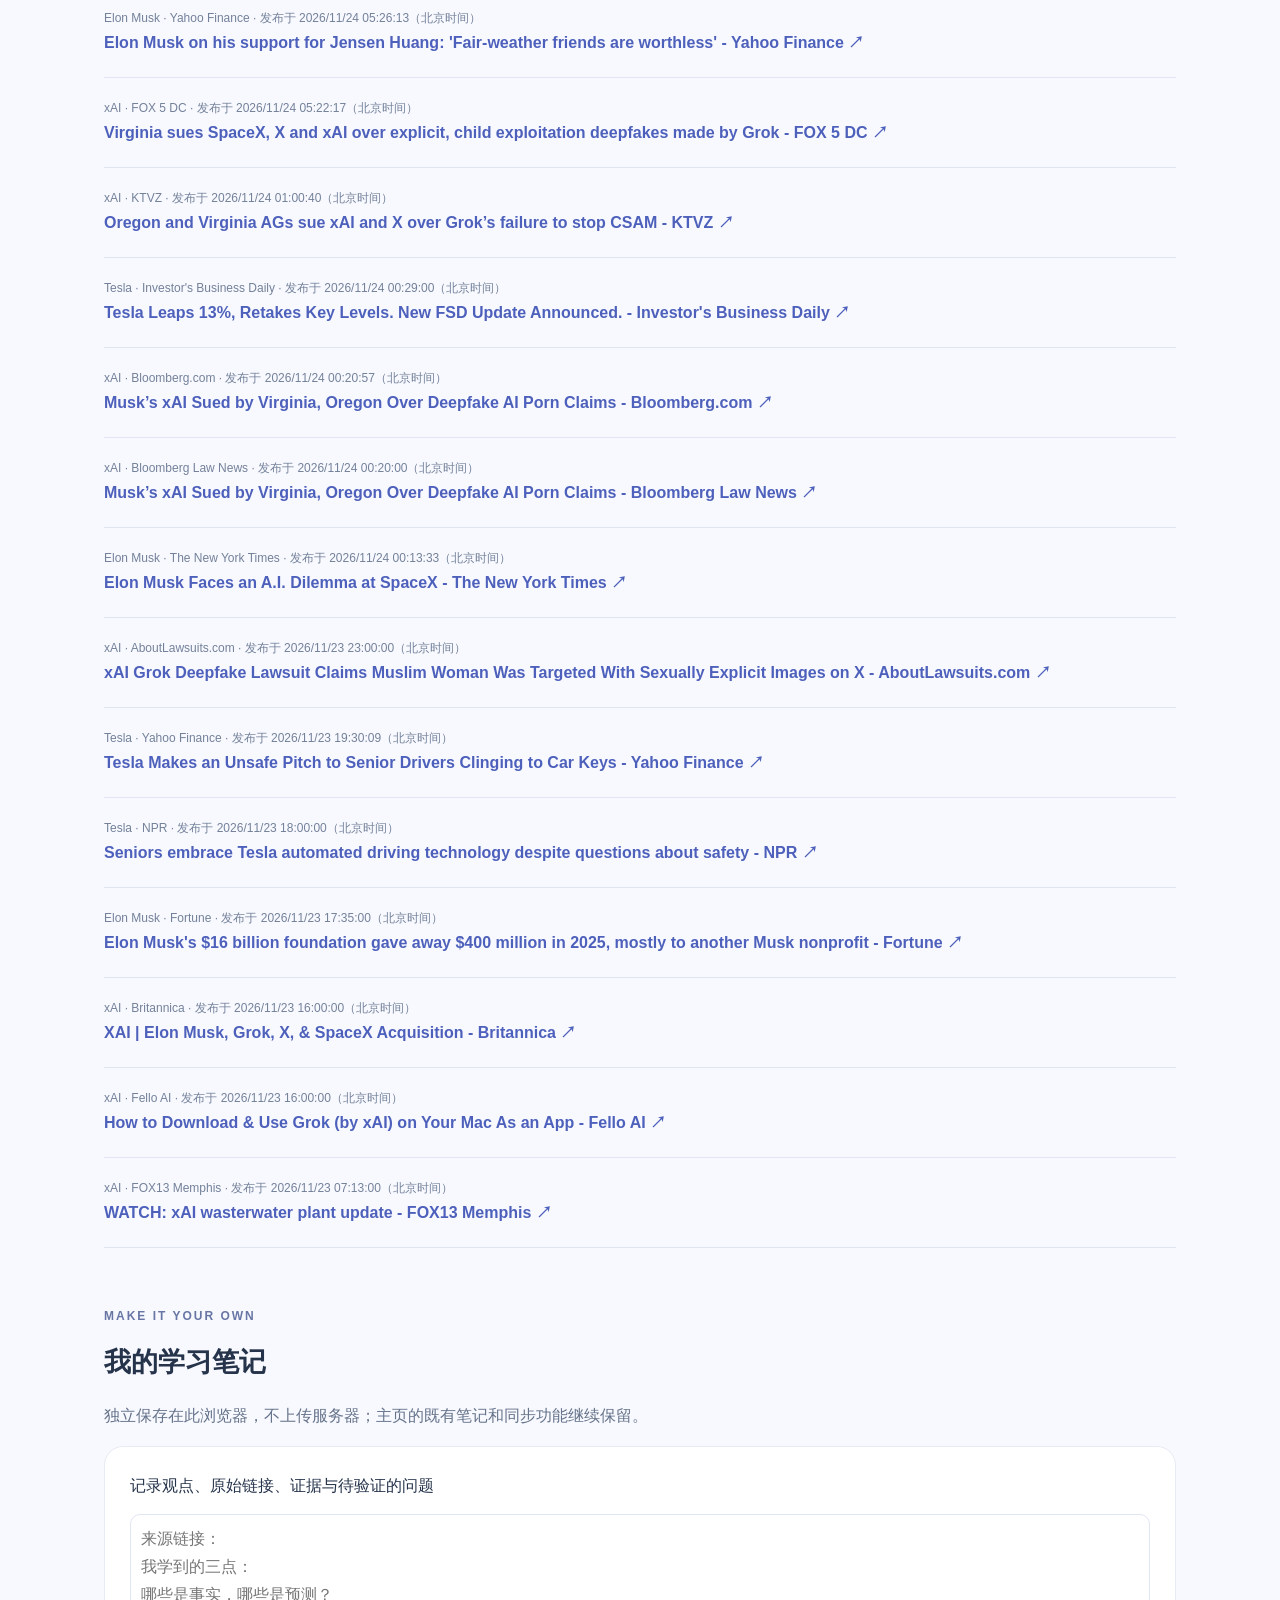
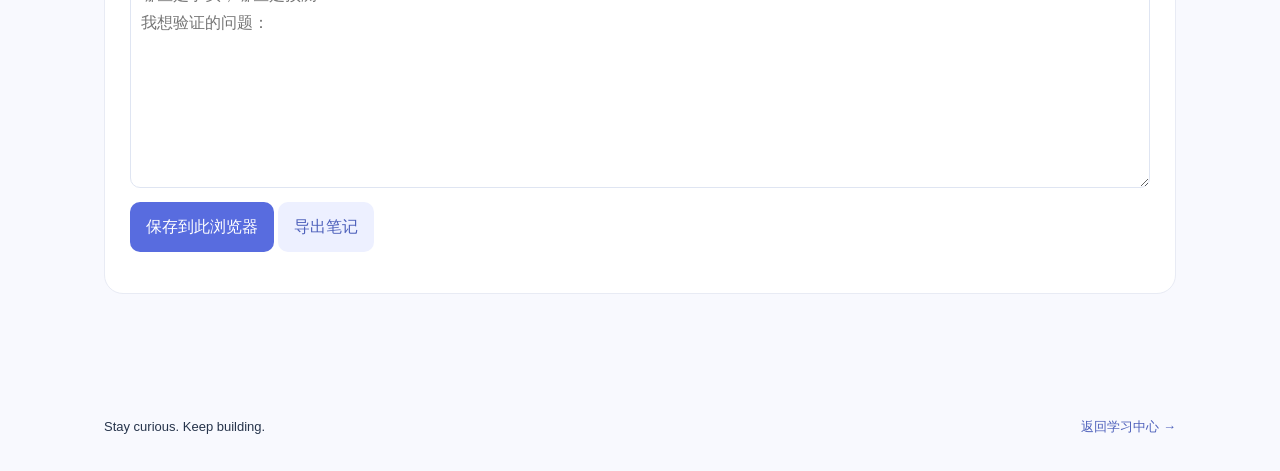
<file: elon-musk.html>
<!doctype html>
<html lang="zh-CN"><head><meta charset="utf-8"><meta name="viewport" content="width=device-width,initial-scale=1"><title>Elon Musk 专栏 · AI Mastery Hub</title><link rel="stylesheet" href="musk.css"><script src="musk.js" defer></script></head>
<body><header><a href="index.html">✦ AI Mastery Hub</a><nav aria-label="专栏导航"><a href="#interviews">精选访谈</a><a href="#topics">四个专题</a><a href="#news">最近新闻</a><a href="#notes">学习笔记</a></nav></header>
<main><section class="hero"><p class="eyebrow">THE CURIOSITY FILES / 01</p><h1>Elon Musk<span>从好奇心，到工程实践。</span></h1><p>沿着真实访谈、公司原始资料与公开新闻，学习技术、产品和商业之间的连接。</p><a class="button" href="#interviews">开始探索 ↗</a><p class="small">独立学习专栏 · 非官方 · 区分愿景、个人观点与已发生的事实</p></section>
<section id="interviews"><p class="eyebrow">LISTEN & QUESTION</p><h2>精选真实访谈</h2><p>精选档案，非自动更新。片段位置来自节目原站；访谈中的预测与主张需要另行验证。</p><div class="grid"><article><span class="label">Lex Fridman #400 · 2023-11-09</span><h3>AI、算力与机器人</h3><p>学习问题：如何把 AI 能力转化为有用的产品？哪些论点依赖尚未验证的假设？</p><p>推荐：44:15 xAI Grok；1:20:59 算力效率；2:13:47 Tesla 与 Optimus。</p><a href="https://lexfridman.com/elon-musk-4/" target="_blank" rel="noopener noreferrer">节目与文字稿 ↗</a></article><article><span class="label">Lex Fridman #438 · 2024-08-02</span><h3>Neuralink 与人机交互</h3><p>与 Musk、Neuralink 团队及参与者的长篇对话。区分工程目标、参与者经历和临床证据。</p><p>推荐：52:24 解决问题的方法；2:10:12 工作原理；2:59:32 安全。</p><a href="https://lexfridman.com/elon-musk-and-neuralink-team/" target="_blank" rel="noopener noreferrer">节目与文字稿 ↗</a></article></div></section>
<section id="topics"><p class="eyebrow">CONNECT THE DOTS</p><h2>四个专题，四种学习视角</h2><div class="grid"><article><span class="label">01 / xAI</span><h3>模型 → 产品 → 反馈</h3><p>对照官方发布与实际使用，记录模型能力、成本和限制。思考：产品反馈能怎样影响下一轮研发？</p><a href="https://x.ai/" target="_blank" rel="noopener noreferrer">xAI 官方资料 ↗</a></article><article><span class="label">02 / Tesla</span><h3>现实世界里的 AI</h3><p>从机器人与自动驾驶切入，区分演示、可用功能和部署条件。思考：怎样定义一次可靠的现实世界测试？</p><a href="https://www.tesla.com/AI" target="_blank" rel="noopener noreferrer">Tesla AI 官方资料 ↗</a></article><article><span class="label">03 / SpaceX</span><h3>工程迭代与商业闭环</h3><p>观察设计、试验和运营之间的关系。思考：重复使用如何改变成本结构？需要哪些公开证据支持判断？</p><a href="https://www.spacex.com/" target="_blank" rel="noopener noreferrer">SpaceX 官方资料 ↗</a></article><article><span class="label">04 / Neuralink</span><h3>人机接口与证据</h3><p>学习信号、软件与用户交互。思考：从个人体验到普遍结论，还需要什么证据？官方信息代表公司自身陈述。</p><a href="https://neuralink.com/" target="_blank" rel="noopener noreferrer">Neuralink 官方资料 ↗</a></article></div></section>
<section id="news"><p class="eyebrow">RECENT SIGNALS</p><h2>最近新闻</h2><p>计划每 6 小时抓取 Google News RSS，GitHub Actions 可能延迟。这是新闻标题索引，未经全文分析或独立事实核查，不是实时新闻或深度简报。</p><div class="status" id="newsStatus" role="status">正在读取新闻数据…</div><div class="controls"><label>主题 <select id="topic"><option value="all">全部</option><option>Elon Musk</option><option>xAI</option><option>Tesla</option><option>SpaceX</option><option>Neuralink</option></select></label><button id="reload">重新读取已发布数据</button></div><div id="sourceStatus"></div><div id="newsList"></div><noscript>请启用 JavaScript 查看新闻数据和抓取状态。</noscript></section>
<section id="notes"><p class="eyebrow">MAKE IT YOUR OWN</p><h2>我的学习笔记</h2><p>独立保存在此浏览器，不上传服务器；主页的既有笔记和同步功能继续保留。</p><article><label for="note">记录观点、原始链接、证据与待验证的问题</label><textarea id="note" rows="9" placeholder="来源链接：&#10;我学到的三点：&#10;哪些是事实，哪些是预测？&#10;我想验证的问题："></textarea><button id="saveNote" class="button">保存到此浏览器</button> <button id="exportNote">导出笔记</button><p id="noteStatus" role="status"></p></article></section>
</main><footer>Stay curious. Keep building. <a href="index.html">返回学习中心 →</a></footer></body></html>
</file>
<file: musk.css>
:root{font-family:Inter,-apple-system,BlinkMacSystemFont,"Segoe UI","PingFang SC",sans-serif;color:#26344b;background:#f8f9fe;line-height:1.75}*{box-sizing:border-box}body{margin:0}a{color:#4d60bb;text-decoration:none}a:hover{text-decoration:underline}header{background:#fff;border-bottom:1px solid #e8ebf4;display:flex;justify-content:space-between;align-items:center;padding:22px max(5vw,20px);gap:20px}header>a{font-weight:800}nav{display:flex;gap:22px;flex-wrap:wrap}main,footer{max-width:1120px;margin:auto;padding:32px 24px}section{scroll-margin-top:20px;margin-bottom:58px}.hero{padding:45px;border-radius:26px;background:linear-gradient(115deg,#e8eeff,#f4eaff 65%,#ffefe5)}.eyebrow{font-size:12px;font-weight:750;letter-spacing:2px;color:#6776a5}h1{font-size:52px;letter-spacing:-2px;line-height:1.2;margin:22px 0}h1 span{display:block;font-size:27px;letter-spacing:-.5px;margin-top:18px}h2{font-size:27px;margin:10px 0}h3{font-size:21px;margin:13px 0}p{color:#65738b}.small,.label{font-size:12px}.grid{display:grid;grid-template-columns:1fr 1fr;gap:18px}article{background:white;border:1px solid #e8ebf4;border-radius:19px;padding:25px}.label{color:#6878b9;font-weight:700}.button,button{display:inline-block;cursor:pointer;border:0;border-radius:10px;padding:11px 16px;background:#edf0ff;color:#4d60bb;font:inherit}.button{background:#586cdf;color:white}button:disabled{opacity:.5}.status{background:#edf3ff;padding:18px;border-radius:13px;white-space:pre-line}.status.warning{background:#fff1d9;color:#79551c}.controls{display:flex;gap:20px;align-items:center;flex-wrap:wrap;margin:20px 0}select,textarea{font:inherit;padding:10px;border:1px solid #dfe5f2;border-radius:10px;color:#33425c;background:white}textarea{display:block;width:100%;margin:14px 0}#sourceStatus{font-size:13px;color:#65738b;white-space:pre-line}.newsitem{padding:20px 0;border-bottom:1px solid #e0e5f1}.newsitem a{font-weight:700}.newsmeta{font-size:12px;color:#73819a}footer{font-size:13px;display:flex;justify-content:space-between}@media(max-width:680px){header{align-items:flex-start;flex-direction:column}nav{gap:14px;font-size:13px}.hero{padding:27px}h1{font-size:39px}h1 span{font-size:23px}.grid{grid-template-columns:1fr}main{padding:22px 16px}article{padding:20px}}
</file>
